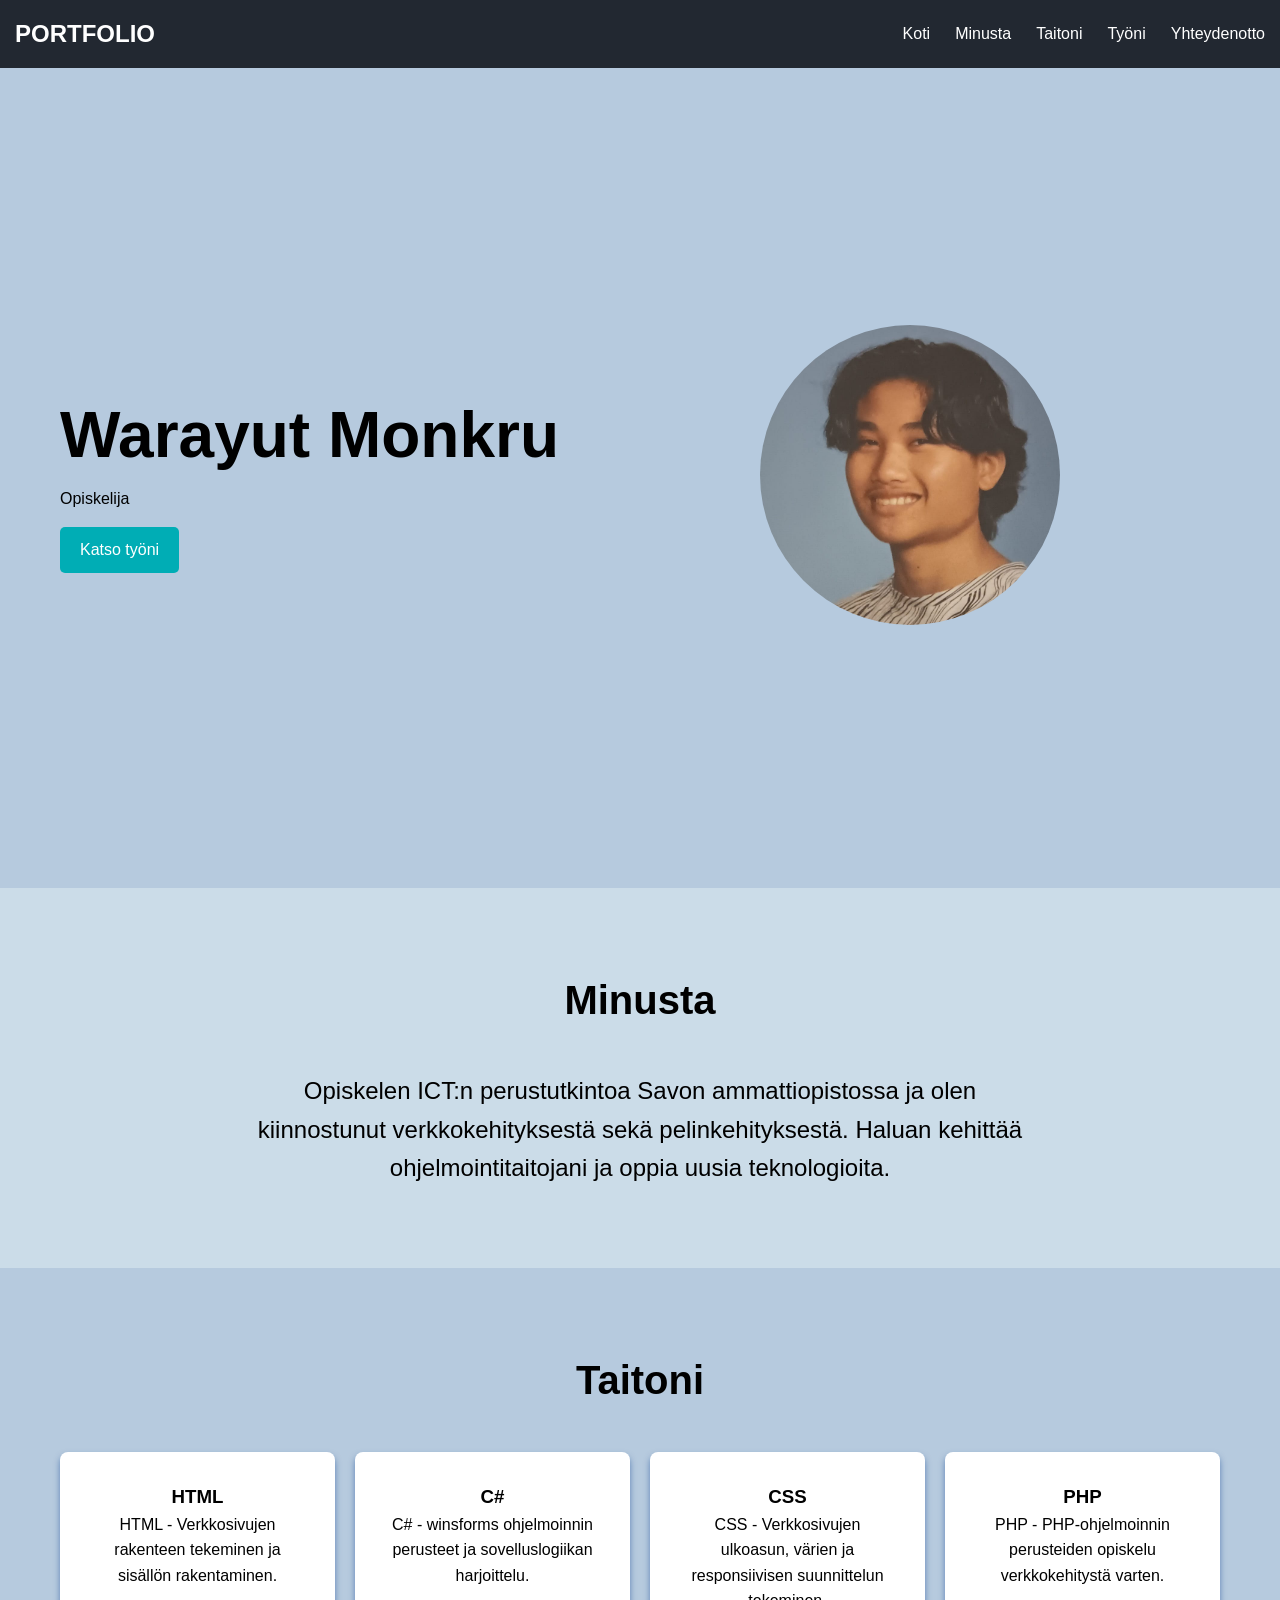
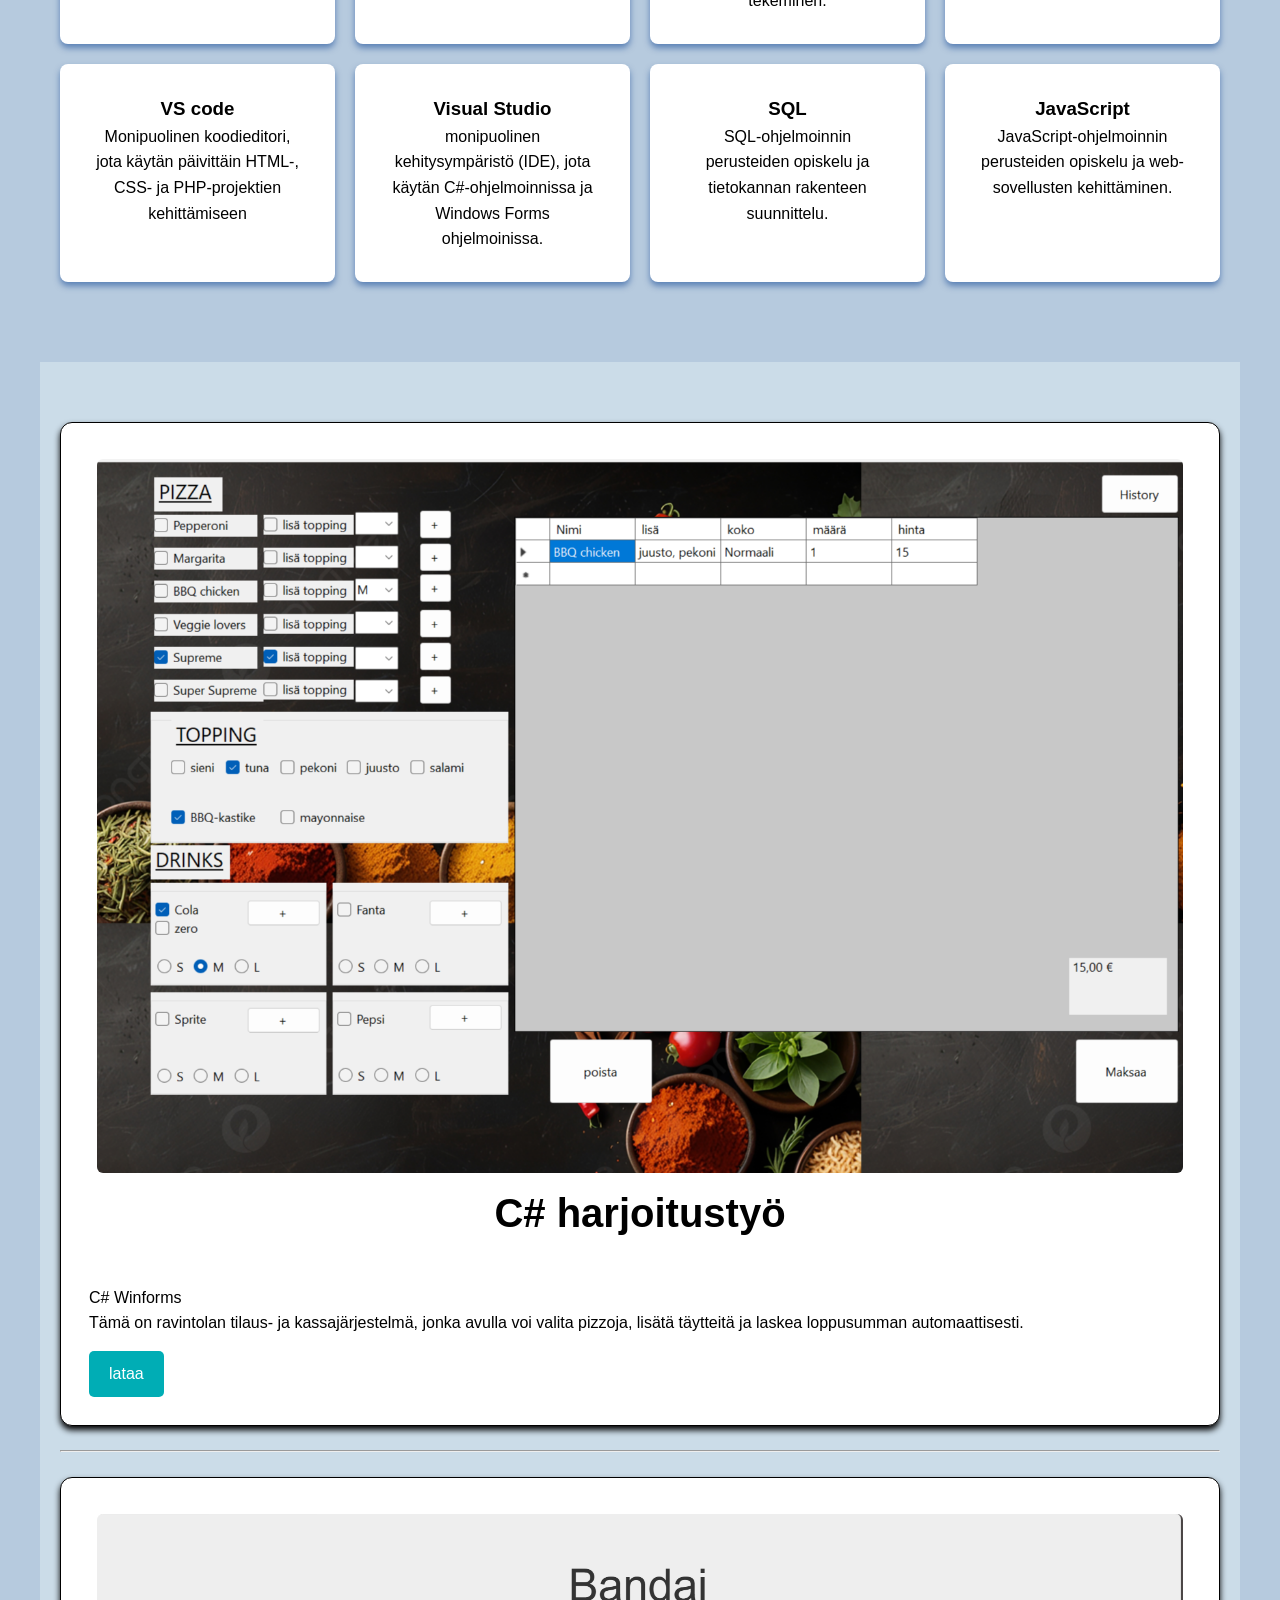
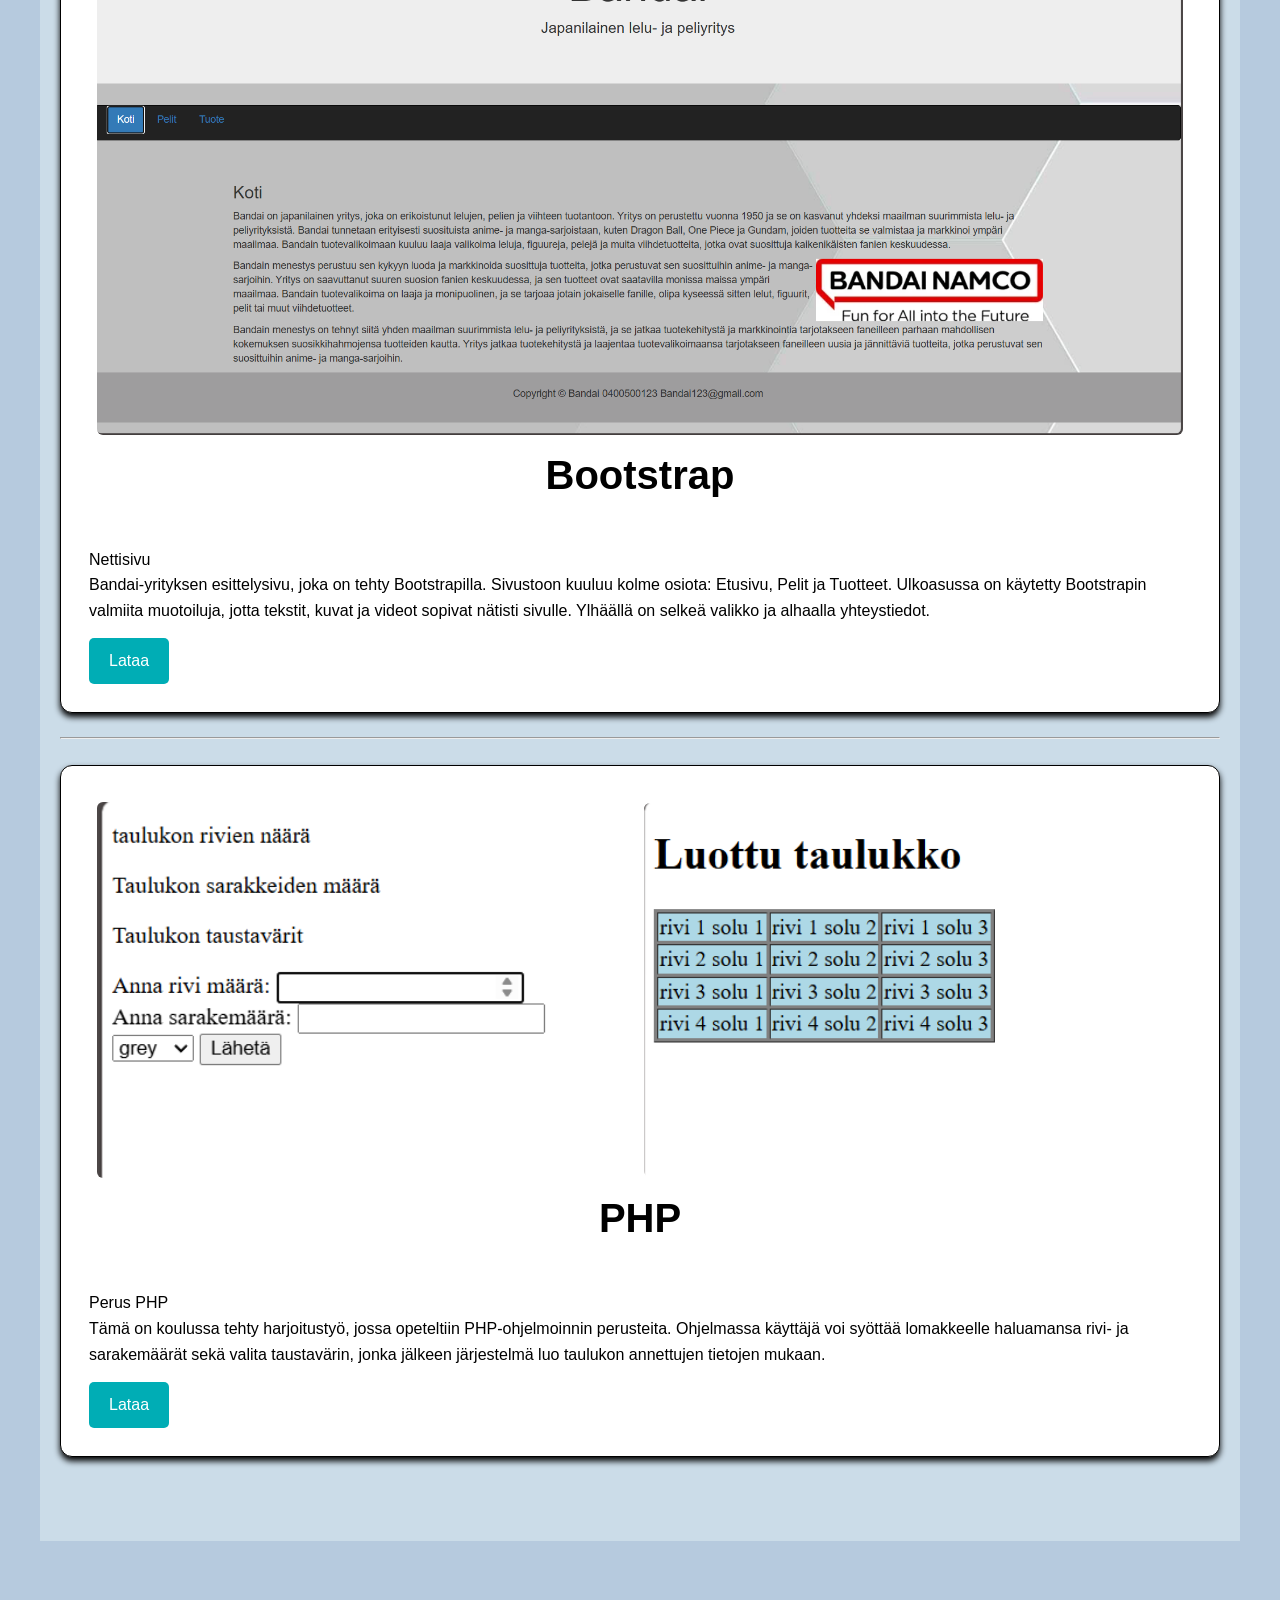
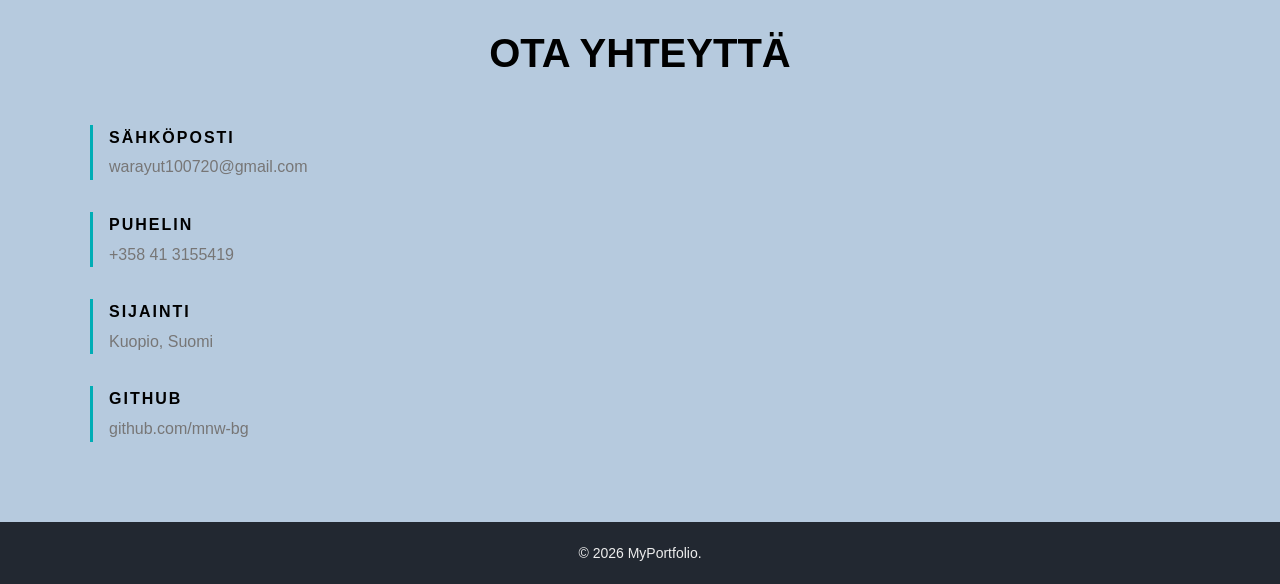
<file: index.html>
<!DOCTYPE html>
<html lang="fi">
<head>
    <meta charset="UTF-8">
    <meta name="viewport" content="width=device-width, initial-scale=1.0">
    <title>Warayut Monkru Portfolio</title>
    <link rel="stylesheet" href="style.css">
    <link rel="icon" href="assets/img/favicon.png" type="image/png">    
</head>
<body>
    <nav class="navbar">
        <div class="Me">
            <a href="#profiili">PORTFOLIO</a>
        </div>
        <ul class="nav-links">
            <li><a href="#profiili">Koti</a></li>
            <li><a href="#about">Minusta</a></li>
            <li><a href="#skills">Taitoni</a></li>
            <li><a href="#tyota">Työni</a></li>
            <li><a href="#YH">Yhteydenotto</a></li>
        </ul>
    </nav>
    <section id="profiili" class="profiili_section">
            <div class="profiili-content">
                <h1>Warayut Monkru</h1>
                <p>Opiskelija</p>
                <a href="#tyota" class="btn">Katso työni</a>
            </div>
            <div class="profiili-img">
  
                <img src="assets/img/profiili.jpeg" alt="profiili kuva">
            </div>
    </section>
    <section id="about" class="about_section">
            <h2>Minusta</h2>
            <div class="about-container">
                <p>
                    Opiskelen ICT:n perustutkintoa Savon ammattiopistossa
                    ja olen kiinnostunut verkkokehityksestä sekä pelinkehityksestä. 
                    Haluan kehittää ohjelmointitaitojani ja oppia uusia teknologioita.
                </p>
            </div>
    </section>
    <section id="skills" class="skills_section">
            <h2>Taitoni</h2>
            <div class="skills">

                <div class="taito">
                    <h3>HTML</h3>
                    <p>HTML - Verkkosivujen rakenteen tekeminen ja sisällön rakentaminen.</p>
                </div>

                <div class="taito">
                    <h3>C#</h3>
                    <p>
                        C# - winsforms ohjelmoinnin perusteet ja sovelluslogiikan harjoittelu.
                    </p>
                </div>

                <div class="taito">
                    <h3>CSS</h3>
                    <p>CSS - Verkkosivujen ulkoasun, 
                        värien ja responsiivisen suunnittelun 
                        tekeminen.
                    </p>
                </div>

                <div class="taito">
                    <h3>PHP</h3>
                    <p>PHP - PHP-ohjelmoinnin perusteiden opiskelu verkkokehitystä varten.
                    </p>
                </div>
                <div class="taito">
                    <h3>VS code</h3>
                    <p>
                        Monipuolinen koodieditori, jota käytän päivittäin HTML-,
                         CSS- ja PHP-projektien kehittämiseen
                    </p>
                </div>

                <div class="taito">
                    <h3>Visual Studio</h3>
                    <p>
                        monipuolinen kehitysympäristö (IDE), 
                        jota käytän C#-ohjelmoinnissa 
                        ja Windows Forms ohjelmoinissa.
                    </p>
                </div>

                <div class="taito">
                    <h3>SQL</h3>
                    <p>
                        SQL-ohjelmoinnin perusteiden 
                        opiskelu ja tietokannan rakenteen suunnittelu.
                    </p>
                </div>

                <div class="taito">
                    <h3>JavaScript</h3>
                    <p>
                        JavaScript-ohjelmoinnin perusteiden 
                        opiskelu ja web-sovellusten kehittäminen.
                    </p>
                </div>
            </div>
    </section>
    <section class="tyo-section" id="tyota">
        
            <div class="slide">
                <div class="tyo-kuva">
                    <img src="assets/img/pizza.png" alt="pizza-projecti">
                </div>

                <div class="tyo-tiedot">
                    <h2>C# harjoitustyö</h2>
                    <p>C# Winforms</p>
                    <p>
                        Tämä on ravintolan tilaus- ja kassajärjestelmä, jonka avulla voi valita pizzoja, 
                        lisätä täytteitä ja laskea loppusumman automaattisesti.                         
                    </p>
                    <a href="lataus/työt/ProjeckPizza.zip" class="btn">lataa</a>
                </div>
            </div>
            <hr><br>
            <div class="slide">

                <div class="tyo-kuva">
                    <img src="assets/img/html1.png" alt="html työkuva">
                    <img src="assets/img/html2.png" alt="html työkuva">
                    <img src="assets/img/html3.png" alt="html työkuva">
                </div>

                <div class="tyo-tiedot">
                    <h2>Bootstrap</h2>
                    <p>Nettisivu</p>
                    <p>
                        Bandai-yrityksen esittelysivu, joka on tehty Bootstrapilla. 
                        Sivustoon kuuluu kolme osiota: Etusivu, Pelit ja Tuotteet. 
                        Ulkoasussa on käytetty Bootstrapin valmiita muotoiluja, 
                        jotta tekstit, kuvat ja videot sopivat nätisti sivulle. 
                        Ylhäällä on selkeä valikko ja alhaalla yhteystiedot.
                        
                        
                    </p>
                        <a href="lataus/työt/Boostrap.zip" class="btn">Lataa</a>
                </div>
            </div>
            <hr><br>
            <div class="slide">
                <div class="tyo-kuva">
                    <img src="assets/img/PHP1.png" alt="PHP työkuva">
                    <img src="assets/img/PHP2.png" alt="PHP työkuva">
                </div>
                
                <div class="tyo-tiedot">
                    <h2>PHP</h2>
                    <p>Perus PHP</p>
                    <p>
                    Tämä on koulussa tehty harjoitustyö, jossa opeteltiin PHP-ohjelmoinnin perusteita. 
                    Ohjelmassa käyttäjä voi syöttää lomakkeelle haluamansa rivi- ja sarakemäärät sekä valita taustavärin, 
                    jonka jälkeen järjestelmä luo taulukon annettujen tietojen mukaan.
                    
                    </p>
                    <a href="lataus/työt/taulukkoohjelmallisesti.zip" class="btn">Lataa</a>
                    
                </div>
            </div>
    </section>

    <section id="YH" class="yh-section">
    <h2>OTA YHTEYTTÄ</h2>
    <div class="yh-container">
        <div class="yh-tiedot">
            <div class="yh-rivi">
                <span class="yh-label">SÄHKÖPOSTI</span>
                <a href="mailto:warayut100720@gmail.com">warayut100720@gmail.com</a>
            </div>
            <div class="yh-rivi">
                <span class="yh-label">PUHELIN</span>
                <a href="tel:+358413155419">+358 41 3155419</a>
            </div>
            <div class="yh-rivi">
                <span class="yh-label">SIJAINTI</span>
                <a>Kuopio, Suomi</a>
            </div>
            <div class="yh-rivi">
                <span class="yh-label">GITHUB</span>
                <a href="https://github.com/mnw-bg" target="_blank">github.com/mnw-bg</a>
            </div>
        </div>
    </div>
</section>

    <footer class="footer">
        <p>&copy; 2026 MyPortfolio.</p>
    </footer>

</body>
</html>
</file>
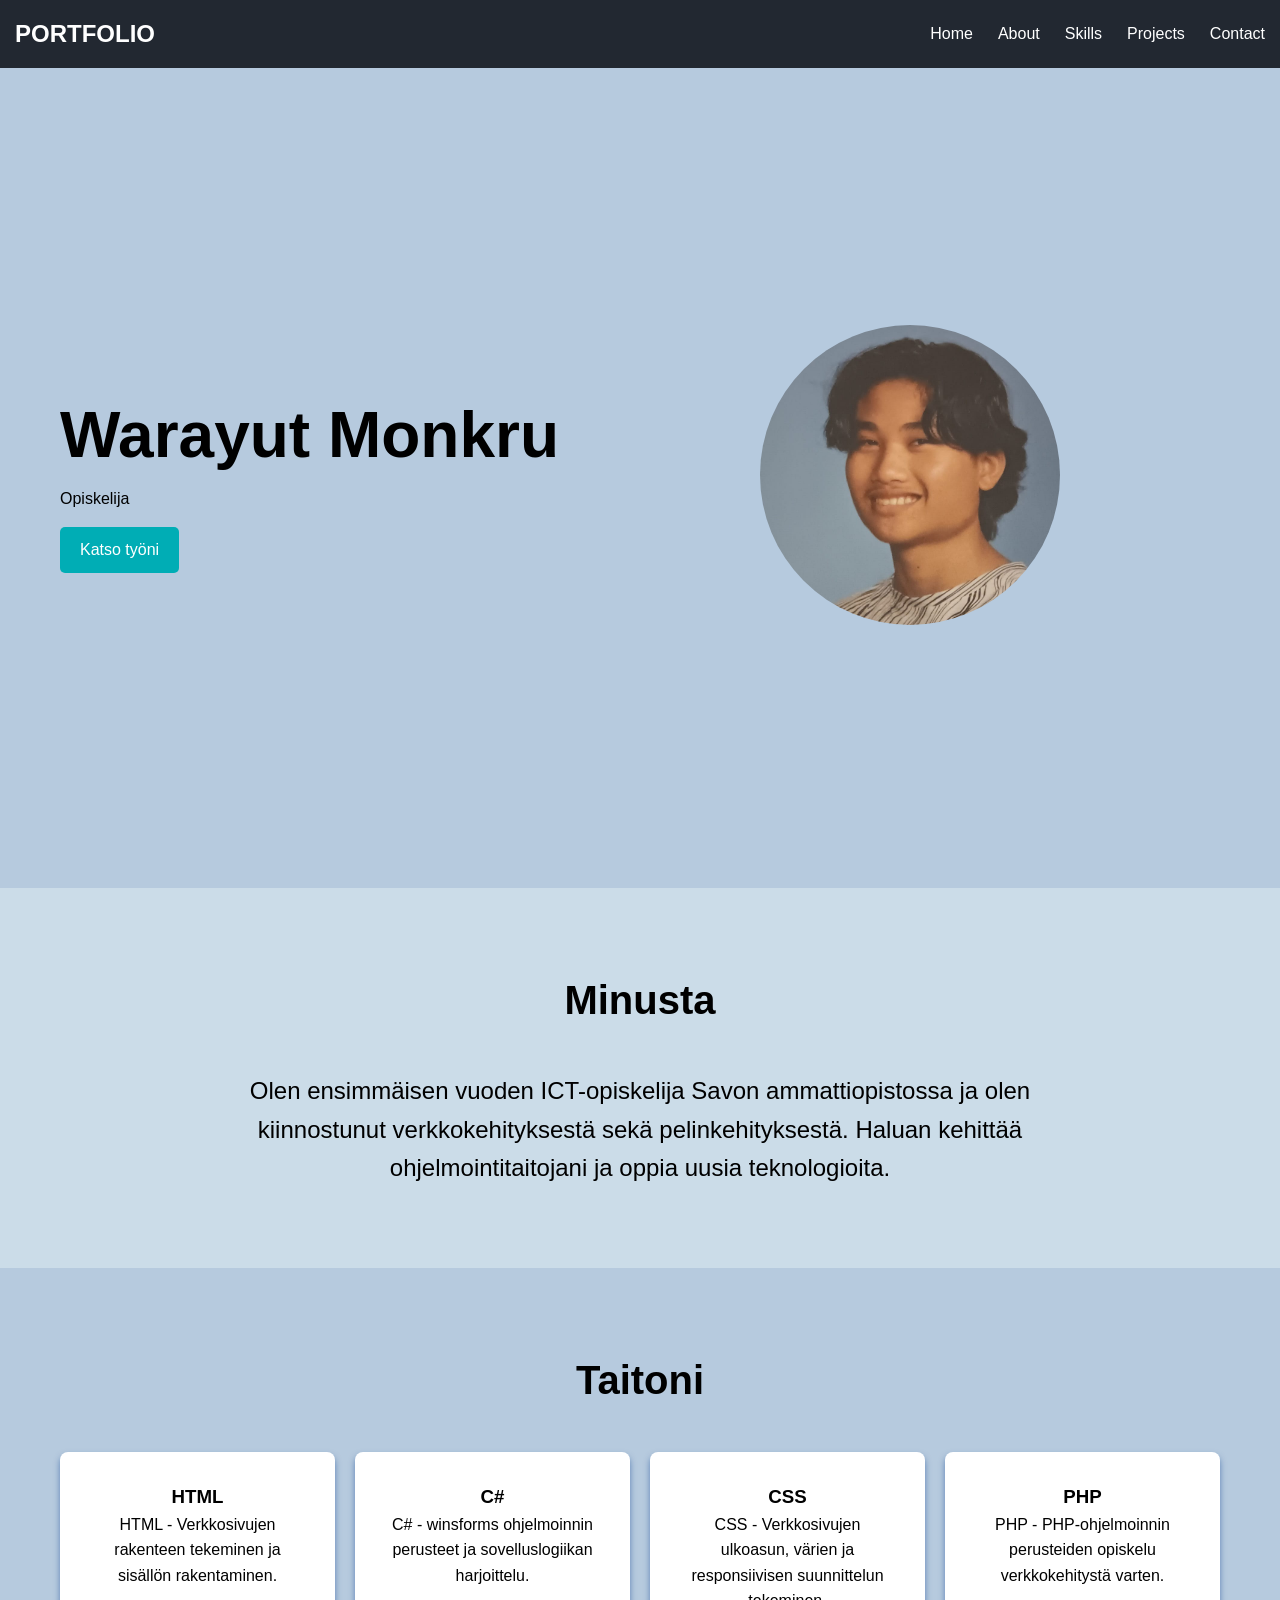
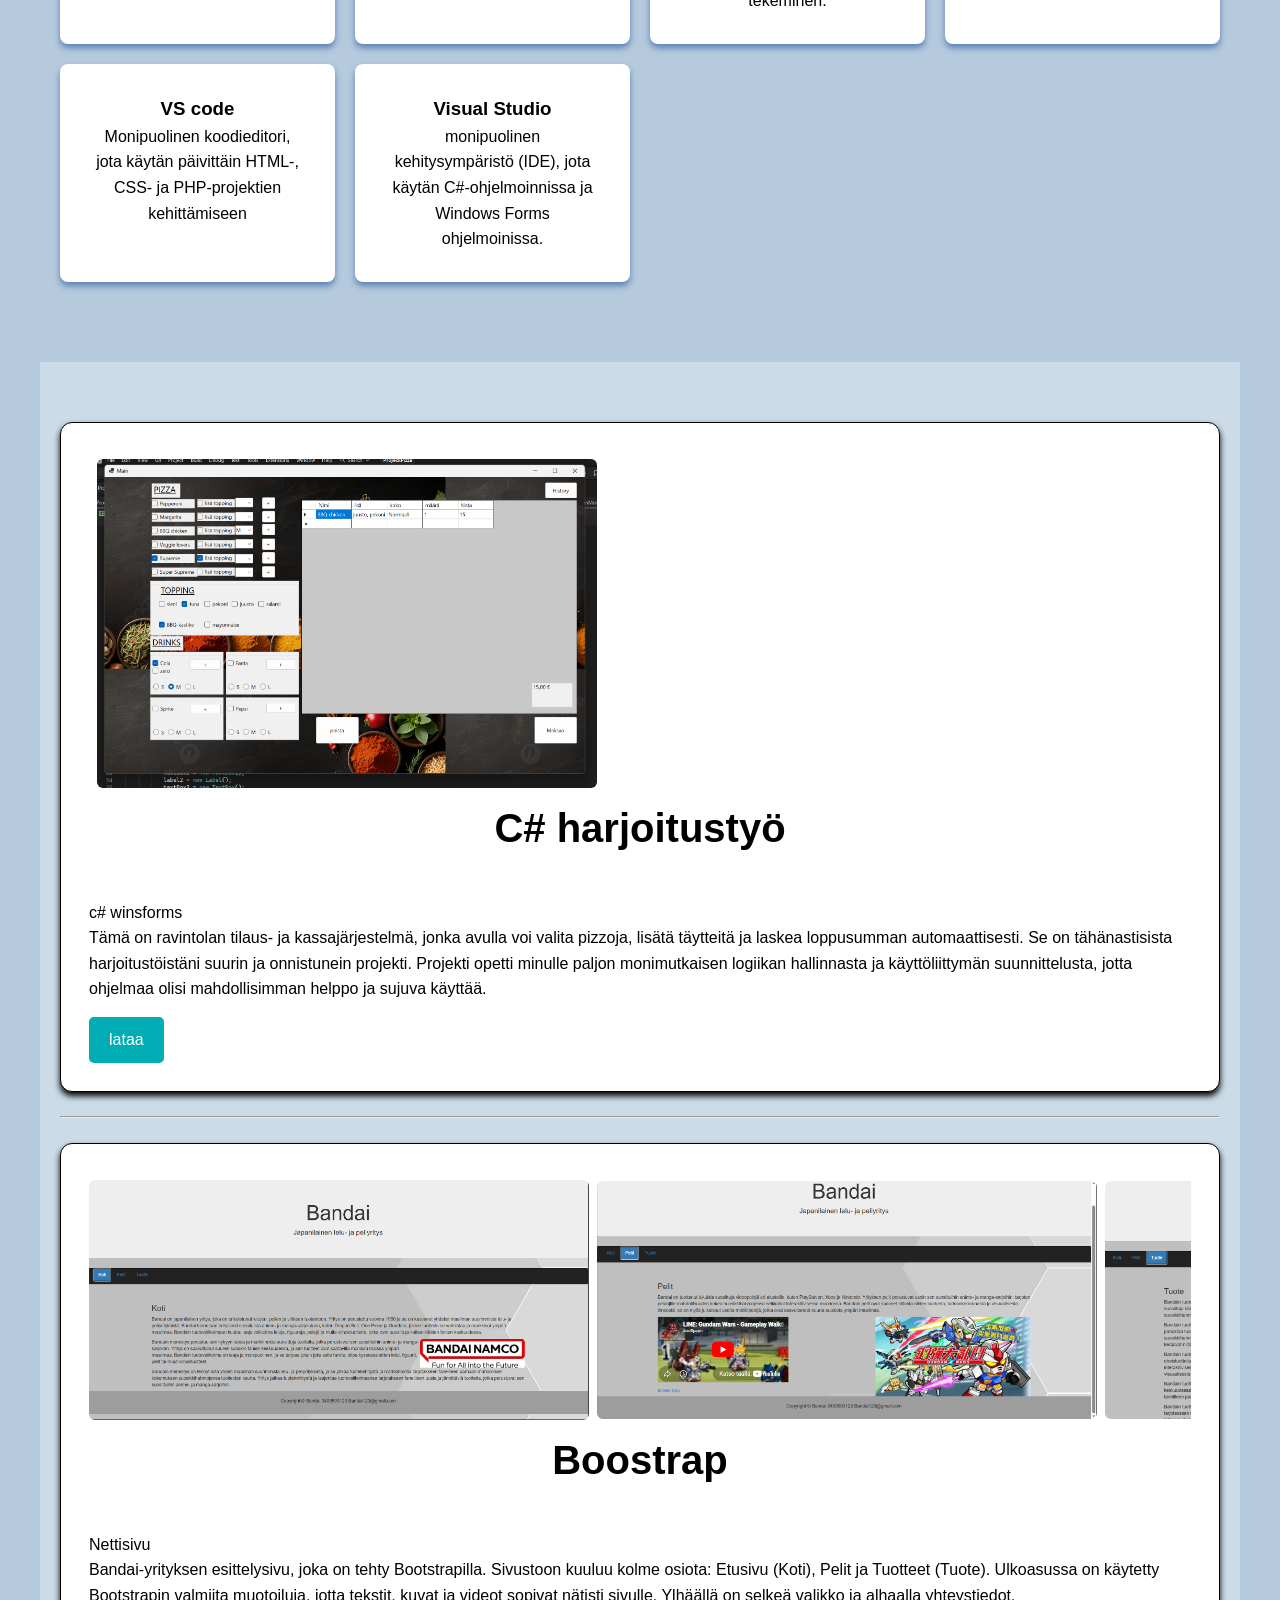
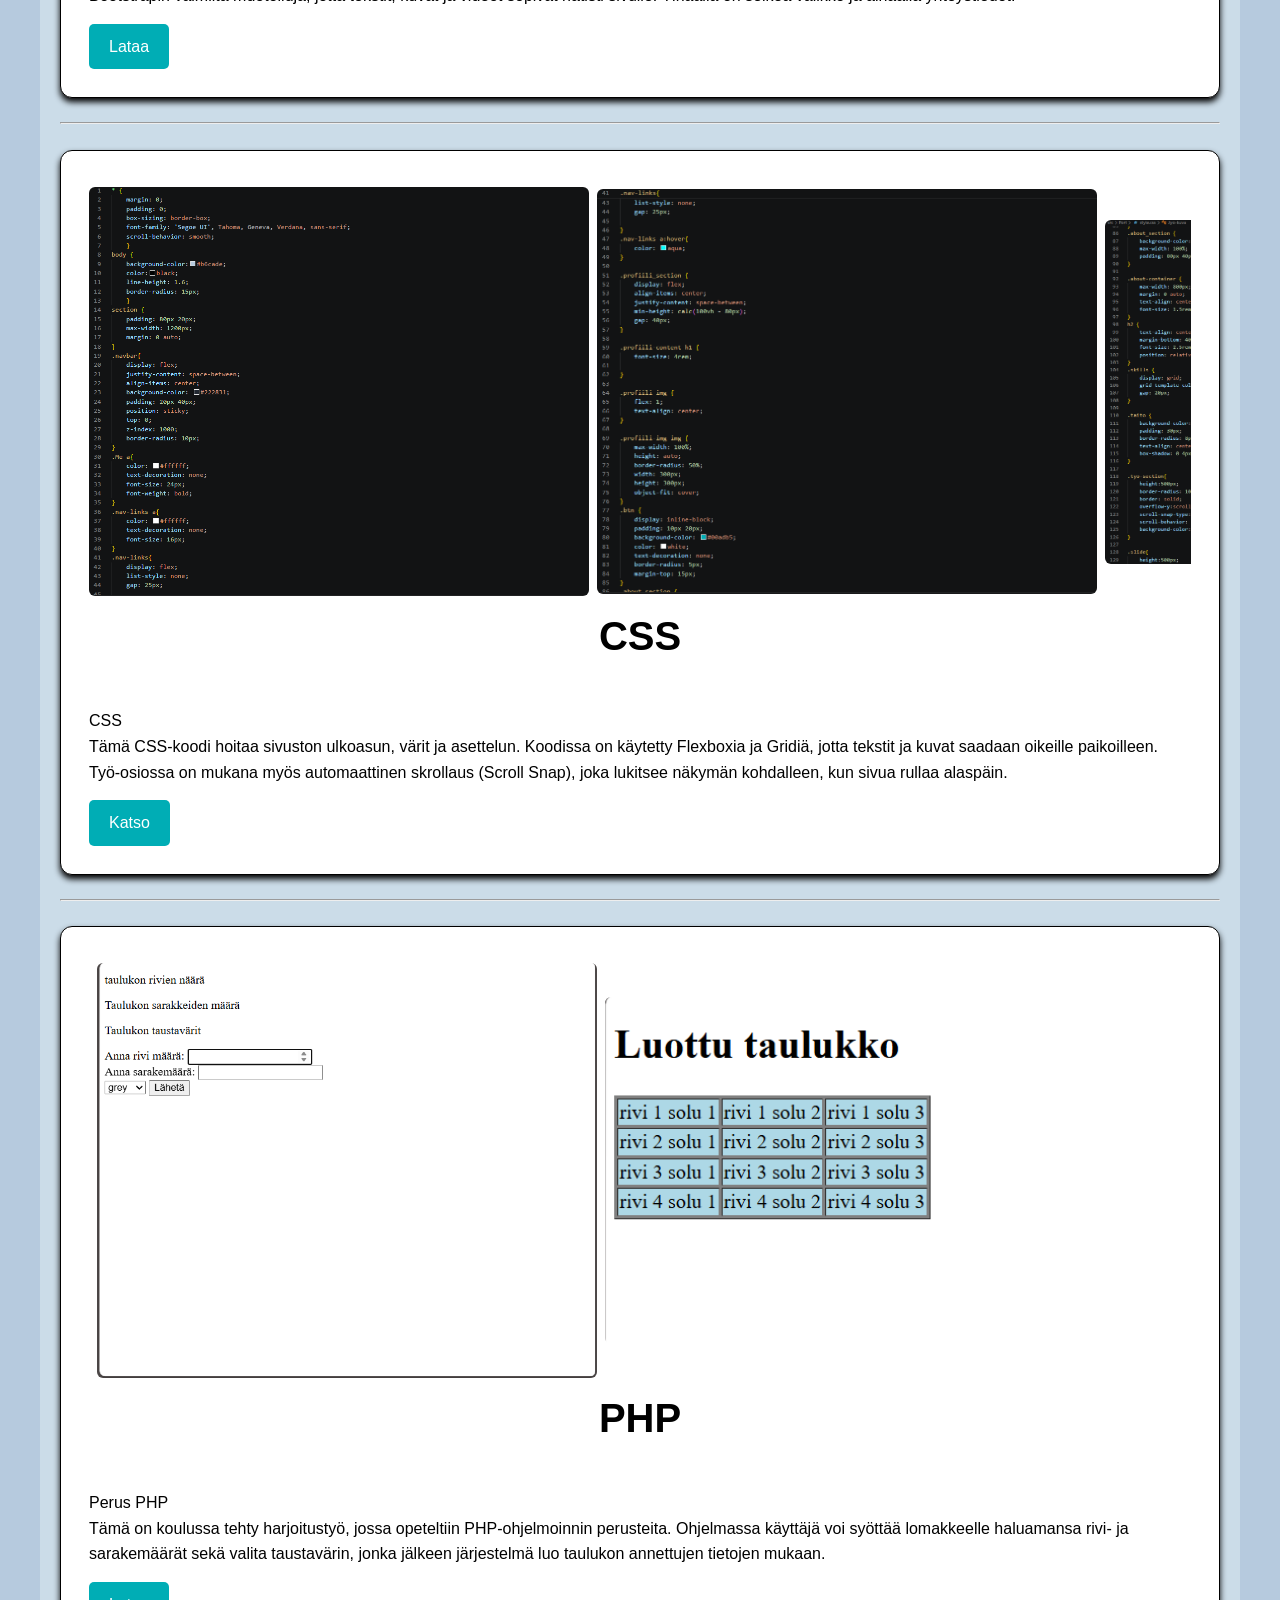
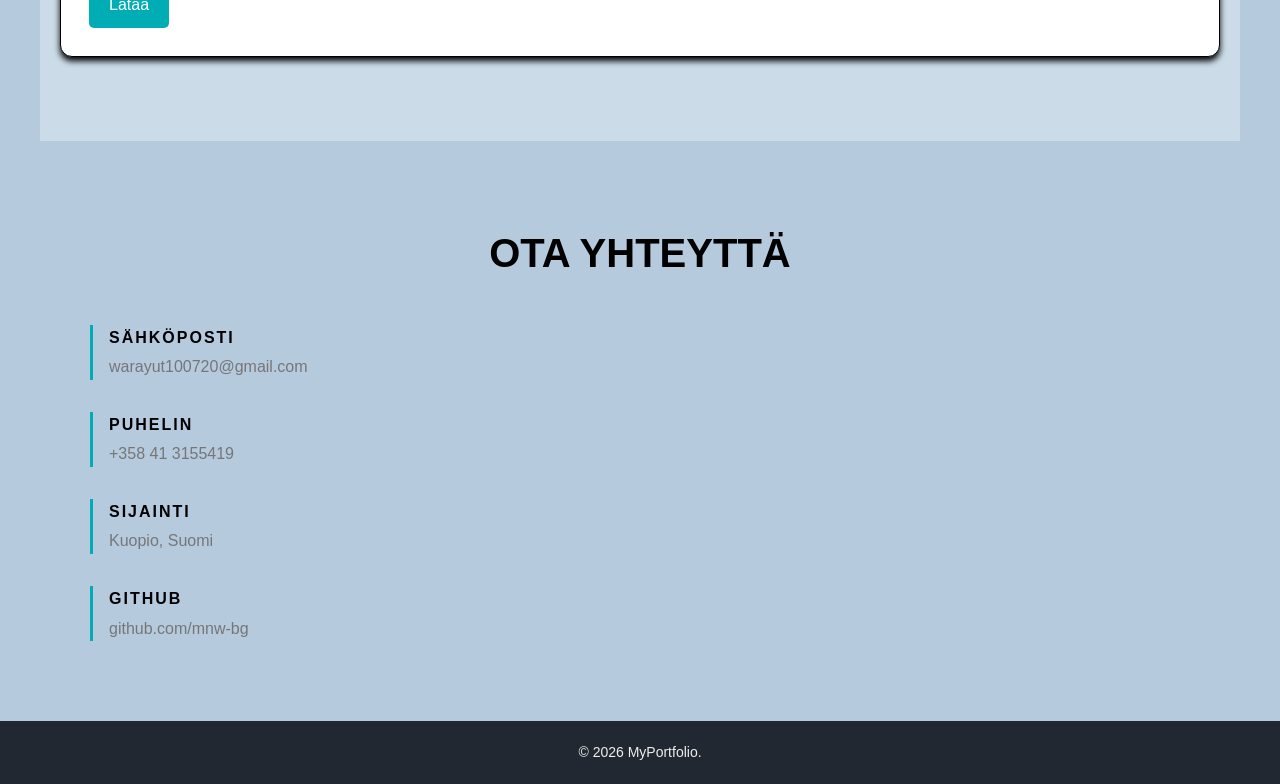
<file: Port/index.html>
<!DOCTYPE html>
<html lang="fi">
<head>
    <meta charset="UTF-8">
    <meta name="viewport" content="width=device-width, initial-scale=1.0">
    <title>My Portfolio</title>
    <link rel="stylesheet" href="style.css">
</head>
<body>
    <nav class="navbar">
        <div class="Me">
            <a href="#profiili">PORTFOLIO</a>
        </div>
        <ul class="nav-links">
            <li><a href="#profiili">Home</a></li>
            <li><a href="#about">About</a></li>
            <li><a href="#skills">Skills</a></li>
            <li><a href="#tyota">Projects</a></li>
            <li><a href="#YH">Contact</a></li>
        </ul>
    </nav>
    <section id="profiili" class="profiili_section">
            <div class="profiili-content">
                <h1>Warayut Monkru</h1>
                <p>Opiskelija</p>
                <a href="#tyota" class="btn">Katso työni</a>
            </div>
            <div class="profiili-img">
  
                <img src="../Port/assets/img/profiili.jpeg" alt="profiili kuva">
            </div>
    </section>
    <section id="about" class="about_section">
            <h2>Minusta</h2>
            <div class="about-container">
                <p>
                    Olen ensimmäisen vuoden ICT-opiskelija Savon ammattiopistossa
                    ja olen kiinnostunut verkkokehityksestä sekä pelinkehityksestä. 
                    Haluan kehittää ohjelmointitaitojani ja oppia uusia teknologioita.
                </p>
            </div>
    </section>
    <section id="skills" class="skills_section">
            <h2>Taitoni</h2>
            <div class="skills">

                <div class="taito">
                    <h3>HTML</h3>
                    <p>HTML - Verkkosivujen rakenteen tekeminen ja sisällön rakentaminen.</p>
                </div>

                <div class="taito">
                    <h3>C#</h3>
                    <p>
                        C# - winsforms ohjelmoinnin perusteet ja sovelluslogiikan harjoittelu.
                    </p>
                </div>

                <div class="taito">
                    <h3>CSS</h3>
                    <p>CSS - Verkkosivujen ulkoasun, 
                        värien ja responsiivisen suunnittelun 
                        tekeminen.
                    </p>
                </div>

                <div class="taito">
                    <h3>PHP</h3>
                    <p>PHP - PHP-ohjelmoinnin perusteiden opiskelu verkkokehitystä varten.
                    </p>
                </div>
                <div class="taito">
                    <h3>VS code</h3>
                    <p>
                        Monipuolinen koodieditori, jota käytän päivittäin HTML-,
                         CSS- ja PHP-projektien kehittämiseen
                    </p>
                </div>

                <div class="taito">
                    <h3>Visual Studio</h3>
                    <p>
                        monipuolinen kehitysympäristö (IDE), 
                        jota käytän C#-ohjelmoinnissa 
                        ja Windows Forms ohjelmoinissa.
                    </p>
                </div>
            </div>
    </section>
    <section class="tyo-section" id="tyota">
        
            <div class="slide">
                <div class="tyo-kuva">
                    <img src="../Port/assets/img/pizza.png" alt="pizza-projecti">
                </div>

                <div class="tyo-tiedot">
                    <h2>C# harjoitustyö</h2>
                    <p>c# winsforms</p>
                    <p>
                        Tämä on ravintolan tilaus- ja kassajärjestelmä, jonka avulla voi valita pizzoja, 
                        lisätä täytteitä ja laskea loppusumman automaattisesti. 
                        Se on tähänastisista harjoitustöistäni suurin ja onnistunein projekti.
                        Projekti opetti minulle paljon monimutkaisen logiikan hallinnasta ja käyttöliittymän suunnittelusta, 
                        jotta ohjelmaa olisi mahdollisimman helppo ja sujuva käyttää.
                        
                    </p>
                    <a href="../Port/lataus/työt/ProjeckPizza.zip" class="btn">lataa</a>
                </div>
            </div>
            <hr><br>
            <div class="slide">

                <div class="tyo-kuva">
                    <img src="../Port/assets/img/html1.png" alt="html työkuva">
                    <img src="../Port/assets/img/html2.png" alt="html työkuva">
                    <img src="../Port/assets/img/html3.png" alt="html työkuva">
                </div>

                <div class="tyo-tiedot">
                    <h2>Boostrap</h2>
                    <p>Nettisivu</p>
                    <p>
                        Bandai-yrityksen esittelysivu, joka on tehty Bootstrapilla. 
                        Sivustoon kuuluu kolme osiota: Etusivu (Koti), Pelit ja Tuotteet (Tuote). 
                        Ulkoasussa on käytetty Bootstrapin valmiita muotoiluja, 
                        jotta tekstit, kuvat ja videot sopivat nätisti sivulle. 
                        Ylhäällä on selkeä valikko ja alhaalla yhteystiedot.
                        
                        
                    </p>
                        <a href="../Port/lataus/työt/Boostrap.zip" class="btn">Lataa</a>
                </div>
            </div>
            <hr><br>
            <div class="slide">
                <div class="tyo-kuva">
                    <img src="../Port/assets/img/CSS1.png" alt="css työkuva">
                    <img src="../Port/assets/img/CSS2.png" alt="css työkuva">
                    <img src="../Port/assets/img/CSS3.png" alt="css työkuva">
                    <img src="../Port/assets/img/CSS4.png" alt="css työkuva">
                </div>

                <div class="tyo-tiedot">
                    <h2>CSS</h2>
                    <p>CSS</p>
                    <p>
                        Tämä CSS-koodi hoitaa sivuston ulkoasun, värit ja asettelun. 
                        Koodissa on käytetty Flexboxia ja Gridiä, jotta tekstit ja kuvat saadaan oikeille paikoilleen. 
                        Työ-osiossa on mukana myös automaattinen skrollaus (Scroll Snap), 
                        joka lukitsee näkymän kohdalleen, kun sivua rullaa alaspäin.
                        
                    </p>
                        <a href="style.css" class="btn">Katso</a>
                </div>
            </div>
            <hr><br>
            <div class="slide">
                <div class="tyo-kuva">
                    <img src="../Port/assets/img/PHP1.png" alt="PHP työkuva">
                    <img src="../Port/assets/img/PHP2.png" alt="PHP työkuva">
                </div>
                
                <div class="tyo-tiedot">
                    <h2>PHP</h2>
                    <p>Perus PHP</p>
                    <p>
                    Tämä on koulussa tehty harjoitustyö, jossa opeteltiin PHP-ohjelmoinnin perusteita. 
                    Ohjelmassa käyttäjä voi syöttää lomakkeelle haluamansa rivi- ja sarakemäärät sekä valita taustavärin, 
                    jonka jälkeen järjestelmä luo taulukon annettujen tietojen mukaan.
                    
                    </p>
                    <a href="../Port/lataus/työt/taulukkoohjelmallisesti.zip" class="btn">Lataa</a>
                    
                </div>
            </div>
    </section>

    <!-- <section id="YH" class="yhteystiedot-section">
            <h2>YHTEYSTIEDOT</h2>
            <div class="yhteystiedot-linki">
                <a href="mailto:warayut100720@gmail.com">&#9993;Sähköposti</a>
                <a href="https://github.com/mnw-bg" target="_blank">&#128049;GitHub</a>
                <a href="tel:+358413155419">&#9742;puhelin</a>
                <a href="https://wa.me/358413155419" target="_blank">&#128172;whatsapp</a>
            </div>
    </section> -->

    <section id="YH" class="yh-section">
    <h2>OTA YHTEYTTÄ</h2>
    <div class="yh-container">
        <div class="yh-tiedot">
            <div class="yh-rivi">
                <span class="yh-label">SÄHKÖPOSTI</span>
                <a href="mailto:warayut100720@gmail.com">warayut100720@gmail.com</a>
            </div>
            <div class="yh-rivi">
                <span class="yh-label">PUHELIN</span>
                <a href="tel:+358413155419">+358 41 3155419</a>
            </div>
            <div class="yh-rivi">
                <span class="yh-label">SIJAINTI</span>
                <a href="https://maps.app.goo.gl/dMqadSZ1ECQD4A1L6">Kuopio, Suomi</a>
            </div>
            <div class="yh-rivi">
                <span class="yh-label">GITHUB</span>
                <a href="https://github.com/mnw-bg" target="_blank">github.com/mnw-bg</a>
            </div>
        </div>
    </div>
</section>

    <footer class="footer">
        <p>&copy; 2026 MyPortfolio.</p>
    </footer>

</body>
</html>
</file>
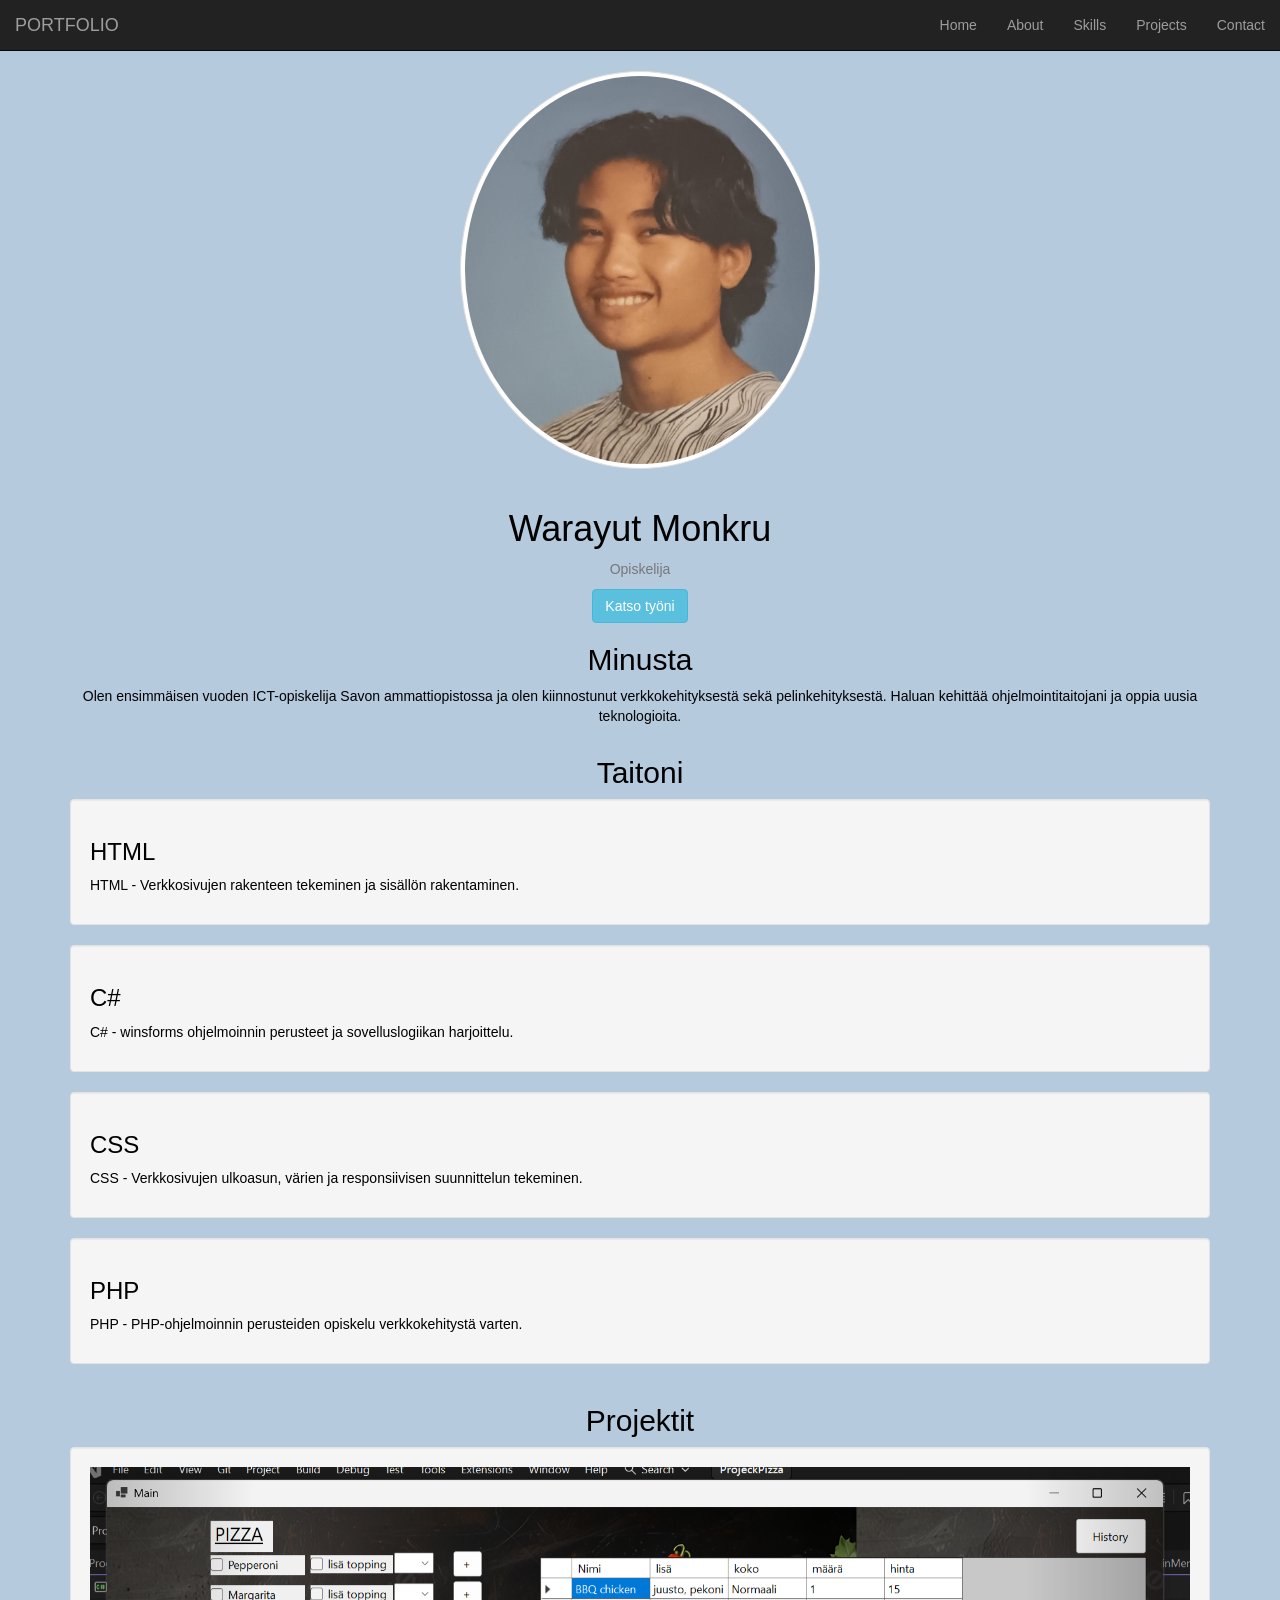
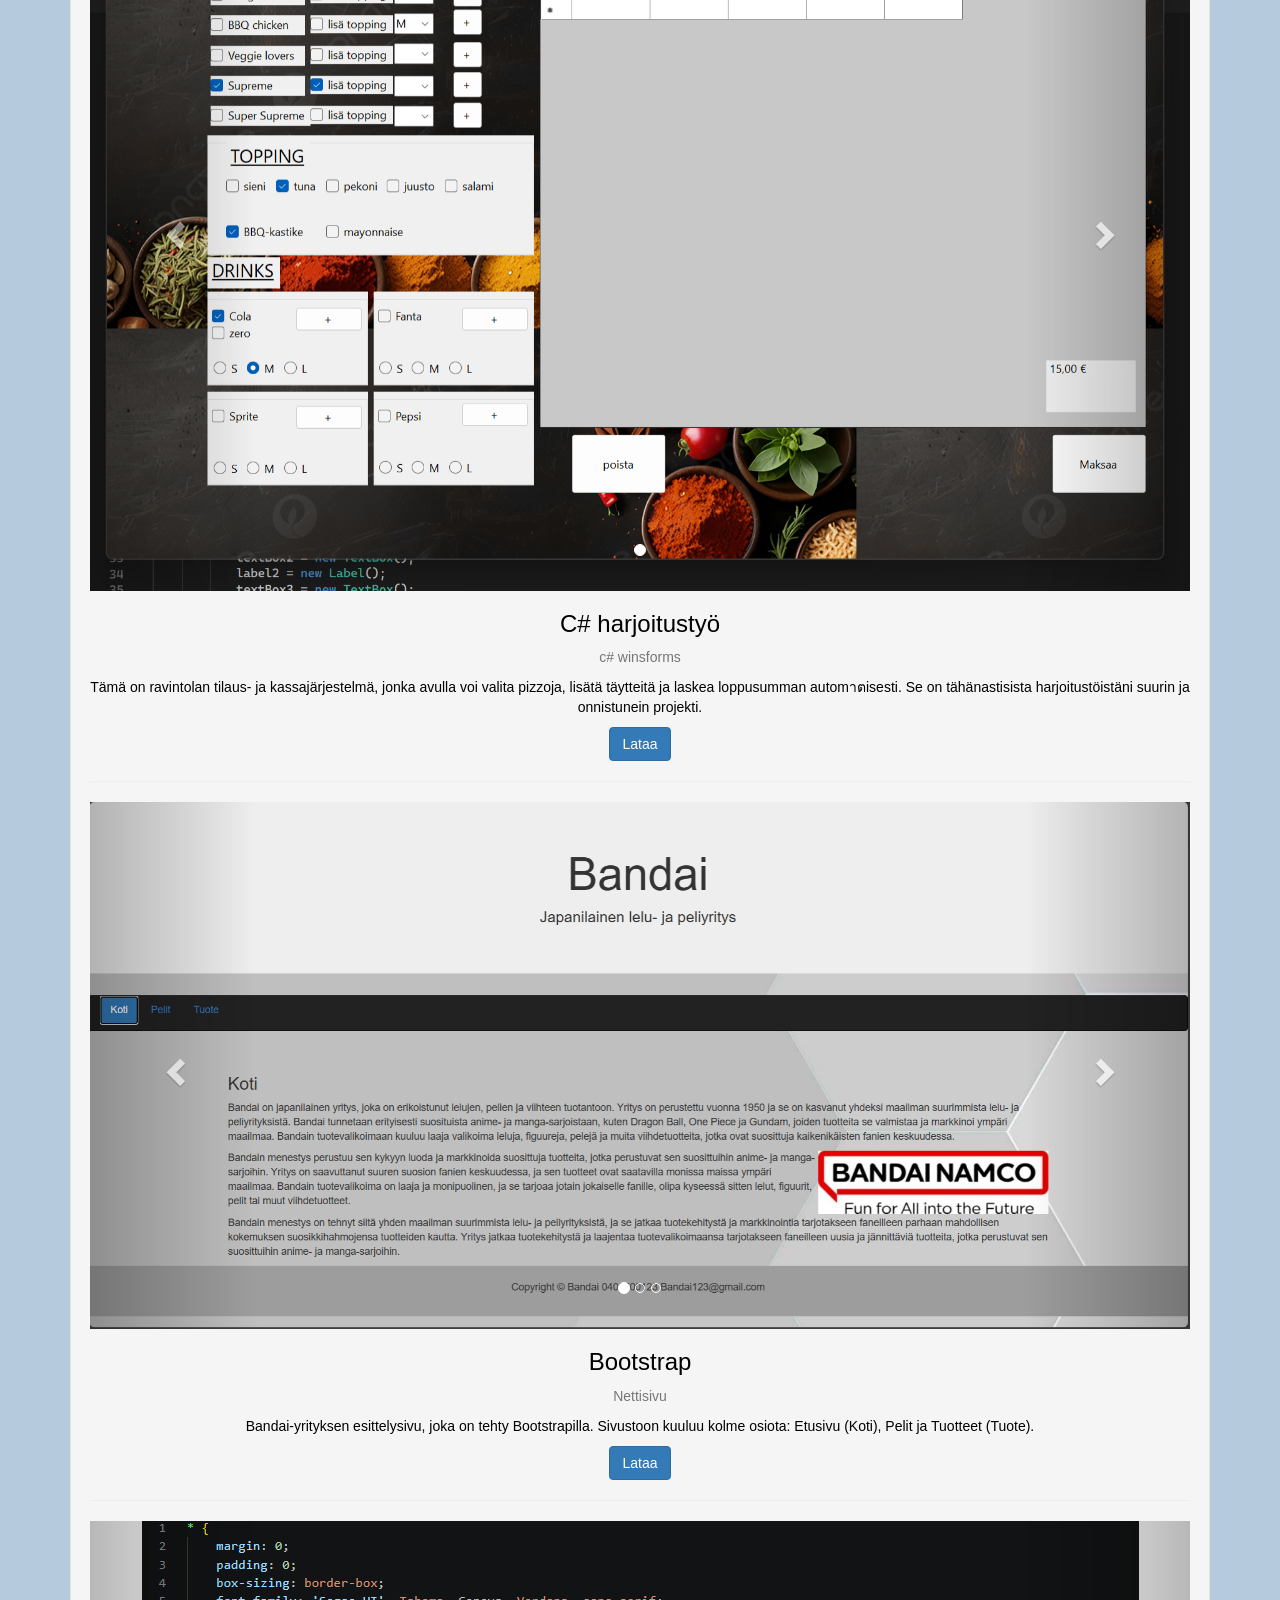
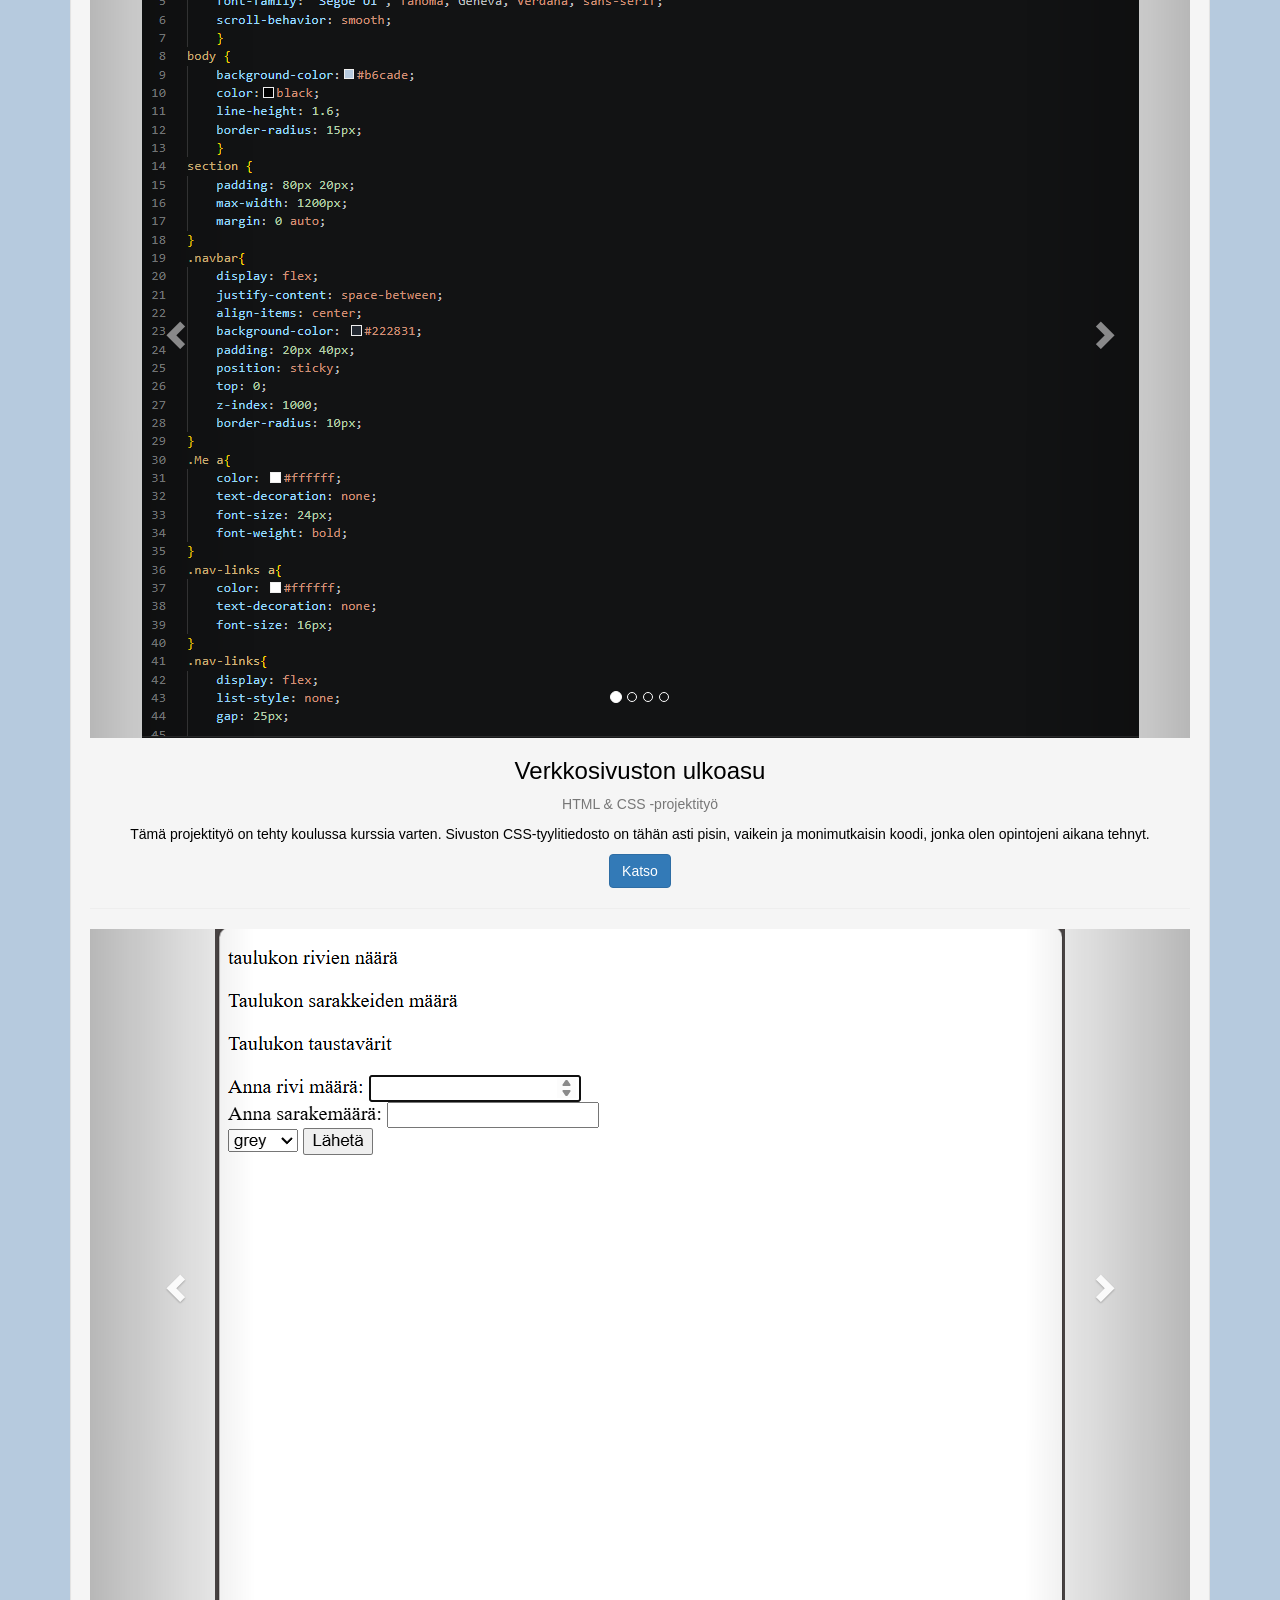
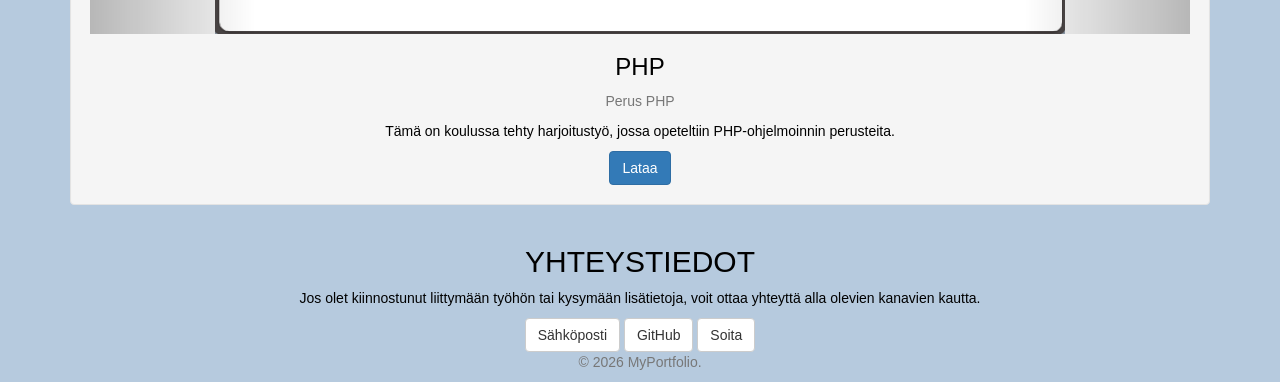
<file: Port/bootstrap.html>
<!DOCTYPE html>
<html lang="fi">
<head>
    <meta charset="UTF-8">
    <title>My Portfolio - Bootstrap 3 Pure Colors</title>
    <meta name="viewport" content="width=device-width, initial-scale=1.0">
    <link rel="stylesheet" href="https://maxcdn.bootstrapcdn.com/bootstrap/3.4.1/css/bootstrap.min.css">
    <script src="https://ajax.googleapis.com/ajax/libs/jquery/3.7.1/jquery.min.js"></script>
    <script src="https://maxcdn.bootstrapcdn.com/bootstrap/3.4.1/js/bootstrap.min.js"></script>
</head>
<body style="background-color: #b6cade; color: black;">

    <nav class="navbar navbar-inverse navbar-static-top">
        <div class="container-fluid">
            <div class="navbar-header">
                <button type="button" class="navbar-toggle" data-toggle="collapse" data-target="#myNavbar">
                    <span class="icon-bar"></span>
                    <span class="icon-bar"></span>
                    <span class="icon-bar"></span>                        
                </button>
                <a class="navbar-brand" href="#profiili">PORTFOLIO</a>
            </div>
            <div class="collapse navbar-collapse" id="myNavbar">
                <ul class="nav navbar-nav navbar-right">
                    <li><a href="#profiili">Home</a></li>
                    <li><a href="#about">About</a></li>
                    <li><a href="#skills">Skills</a></li>
                    <li><a href="#tyota">Projects</a></li>
                    <li><a href="#YH">Contact</a></li>
                </ul>
            </div>
        </div>
    </nav>

    <div id="profiili" class="container text-center">
        <div class="row">
            <div class="col-xs-6 col-xs-offset-3 col-sm-4 col-sm-offset-4">
                <img src="../Port/assets/img/profiili.jpeg" alt="profiili kuva" class="img-circle img-thumbnail img-responsive center-block">
            </div>
        </div>
        <br>
        <h1>Warayut Monkru</h1>
        <p class="text-muted">Opiskelija</p>
        <a href="#tyota" class="btn btn-info">Katso työni</a>
    </div>

    <div id="about" class="container text-center">
        <h2>Minusta</h2>
        <p>
            Olen ensimmäisen vuoden ICT-opiskelija Savon ammattiopistossa
            ja olen kiinnostunut verkkokehityksestä sekä pelinkehityksestä. 
            Haluan kehittää ohjelmointitaitojani ja oppia uusia teknologioita.
        </p>
    </div>

    <div id="skills" class="container">
        <h2 class="text-center">Taitoni</h2>
        
        <div class="well">
            <h3>HTML</h3>
            <p>HTML - Verkkosivujen rakenteen tekeminen ja sisällön rakentaminen.</p>
        </div>
        
        <div class="well">
            <h3>C#</h3>
            <p>C# - winsforms ohjelmoinnin perusteet ja sovelluslogiikan harjoittelu.</p>
        </div>
        
        <div class="well">
            <h3>CSS</h3>
            <p>CSS - Verkkosivujen ulkoasun, värien ja responsiivisen suunnittelun tekeminen.</p>
        </div>
        
        <div class="well">
            <h3>PHP</h3>
            <p>PHP - PHP-ohjelmoinnin perusteiden opiskelu verkkokehitystä varten.</p>
        </div>
    </div>

    <div id="tyota" class="container">
        <h2 class="text-center">Projektit</h2>
        
        <div class="well">
            
            <div class="text-center">
                <div id="carouselPizza" class="carousel slide" data-ride="carousel">
                    <ol class="carousel-indicators">
                        <li data-target="#carouselPizza" data-slide-to="0" class="active"></li>
                    </ol>
                    <div class="carousel-inner">
                        <div class="item active">
                            <img src="../Port/assets/img/pizza.png" alt="pizza-projecti" class="img-responsive center-block">
                        </div>
                    </div>
                    <a class="left carousel-control" href="#carouselPizza" data-slide="prev">
                        <span class="glyphicon glyphicon-chevron-left"></span>
                        <span class="sr-only">Previous</span>
                    </a>
                    <a class="right carousel-control" href="#carouselPizza" data-slide="next">
                        <span class="glyphicon glyphicon-chevron-right"></span>
                        <span class="sr-only">Next</span>
                    </a>
                </div>

                <h3>C# harjoitustyö</h3>
                <p class="text-muted">c# winsforms</p> 
                <p>
                    Tämä on ravintolan tilaus- ja kassajärjestelmä, jonka avulla voi valita pizzoja, 
                    lisätä täytteitä ja laskea loppusumman automาตisesti. 
                    Se on tähänastisista harjoitustöistäni suurin ja onnistunein projekti.
                </p>
                <a href="../Port/lataus/työt/ProjeckPizza.zip" class="btn btn-primary">Lataa</a>
            </div>
            <hr>

            <div class="text-center">
                <div id="carouselBootstrap" class="carousel slide" data-ride="carousel">
                    <ol class="carousel-indicators">
                        <li data-target="#carouselBootstrap" data-slide-to="0" class="active"></li>
                        <li data-target="#carouselBootstrap" data-slide-to="1"></li>
                        <li data-target="#carouselBootstrap" data-slide-to="2"></li>
                    </ol>
                    <div class="carousel-inner">
                        <div class="item active">
                            <img src="../Port/assets/img/html1.png" alt="html1" class="img-responsive center-block">
                        </div>
                        <div class="item">
                            <img src="../Port/assets/img/html2.png" alt="html2" class="img-responsive center-block">
                        </div>
                        <div class="item">
                            <img src="../Port/assets/img/html3.png" alt="html3" class="img-responsive center-block">
                        </div>
                    </div>
                    <a class="left carousel-control" href="#carouselBootstrap" data-slide="prev">
                        <span class="glyphicon glyphicon-chevron-left"></span>
                        <span class="sr-only">Previous</span>
                    </a>
                    <a class="right carousel-control" href="#carouselBootstrap" data-slide="next">
                        <span class="glyphicon glyphicon-chevron-right"></span>
                        <span class="sr-only">Next</span>
                    </a>
                </div>

                <h3>Bootstrap</h3>
                <p class="text-muted">Nettisivu</p>
                <p>
                    Bandai-yrityksen esittelysivu, joka on tehty Bootstrapilla. 
                    Sivustoon kuuluu kolme osiota: Etusivu (Koti), Pelit ja Tuotteet (Tuote).
                </p>
                <a href="../Port/lataus/työt/Boostrap.zip" class="btn btn-primary">Lataa</a>
            </div>
            <hr>

            <div class="text-center">
                <div id="carouselCSS" class="carousel slide" data-ride="carousel">
                    <ol class="carousel-indicators">
                        <li data-target="#carouselCSS" data-slide-to="0" class="active"></li>
                        <li data-target="#carouselCSS" data-slide-to="1"></li>
                        <li data-target="#carouselCSS" data-slide-to="2"></li>
                        <li data-target="#carouselCSS" data-slide-to="3"></li>
                    </ol>
                    <div class="carousel-inner">
                        <div class="item active">
                            <img src="../Port/assets/img/CSS1.png" alt="css1" class="img-responsive center-block">
                        </div>
                        <div class="item">
                            <img src="../Port/assets/img/CSS2.png" alt="css2" class="img-responsive center-block">
                        </div>
                        <div class="item">
                            <img src="../Port/assets/img/CSS3.png" alt="css3" class="img-responsive center-block">
                        </div>
                        <div class="item">
                            <img src="../Port/assets/img/CSS4.png" alt="css4" class="img-responsive center-block">
                        </div>
                    </div>
                    <a class="left carousel-control" href="#carouselCSS" data-slide="prev">
                        <span class="glyphicon glyphicon-chevron-left"></span>
                        <span class="sr-only">Previous</span>
                    </a>
                    <a class="right carousel-control" href="#carouselCSS" data-slide="next">
                        <span class="glyphicon glyphicon-chevron-right"></span>
                        <span class="sr-only">Next</span>
                    </a>
                </div>

                <h3>Verkkosivuston ulkoasu</h3>
                <p class="text-muted">HTML & CSS -projektityö</p>
                <p>
                    Tämä projektityö on tehty koulussa kurssia varten. Sivuston CSS-tyylitiedosto on tähän asti pisin, 
                    vaikein ja monimutkaisin koodi, jonka olen opintojeni aikana tehnyt.
                </p>
                <a href="style.css" class="btn btn-primary">Katso</a>
            </div>
            <hr>

            <div class="text-center">
                <div id="carouselPHP" class="carousel slide" data-ride="carousel">
                    <ol class="carousel-indicators">
                        <li data-target="#carouselPHP" data-slide-to="0" class="active"></li>
                        <li data-target="#carouselPHP" data-slide-to="1"></li>
                    </ol>
                    <div class="carousel-inner">
                        <div class="item active">
                            <img src="../Port/assets/img/PHP1.png" alt="php1" class="img-responsive center-block">
                        </div>
                        <div class="item">
                            <img src="../Port/assets/img/PHP2.png" alt="php2" class="img-responsive center-block">
                        </div>
                    </div>
                    <a class="left carousel-control" href="#carouselPHP" data-slide="prev">
                        <span class="glyphicon glyphicon-chevron-left"></span>
                        <span class="sr-only">Previous</span>
                    </a>
                    <a class="right carousel-control" href="#carouselPHP" data-slide="next">
                        <span class="glyphicon glyphicon-chevron-right"></span>
                        <span class="sr-only">Next</span>
                    </a>
                </div>

                <h3>PHP</h3>
                <p class="text-muted">Perus PHP</p>
                <p>
                    Tämä on koulussa tehty harjoitustyö, jossa opeteltiin PHP-ohjelmoinnin perusteita.
                </p>
                <a href="../Port/lataus/työt/taulukkoohjelmallisesti.zip" class="btn btn-primary">Lataa</a>
            </div>

        </div>
    </div>

    <div id="YH" class="container text-center">
        <h2>YHTEYSTIEDOT</h2>
        <p>Jos olet kiinnostunut liittymään työhön tai kysymään lisätietoja, voit ottaa yhteyttä alla olevien kanavien kautta.</p>
        <div>
            <a href="mailto:warayut100720@gmail.com" class="btn btn-default"><i class="fa-solid fa-envelope"></i> Sähköposti</a>
            <a href="https://github.com/mnw-bg" class="btn btn-default"><i class="fa-brands fa-github"></i> GitHub</a>
            <a href="tel:+358 41 315 5419" class="btn btn-default"><i class="fa-solid fa-phone"></i> Soita</a>
        </div>
    </div>

    <footer class="text-center">
        <p class="text-muted">&copy; 2026 MyPortfolio.</p>
    </footer>

</body>
</html>
</file>
<file: style.css>
* {
    margin: 0;
    padding: 0;
    box-sizing: border-box;
    font-family: 'Segoe UI', Tahoma, Geneva, Verdana, sans-serif;
    scroll-behavior: smooth;
    }
body {
    background-color:#b6cade;
    color:black;
    line-height: 1.6;
    border-radius: 15px;
    }
section {
    padding: 80px 20px;
    max-width: 1200px;
    margin: 0 auto; 
}
.navbar{
    display: flex;
    align-items: center;
    justify-content: space-between;
    flex-direction: row;
    background-color: #222831;
    padding: 15px;
    position: sticky;
    top: 0;
    z-index: 1000;
    gap: 15px;
}

    

.Me a{
    color: #ffffff;
    text-decoration: none;
    font-size: 24px;
    font-weight: bold;
}
.nav-links a{
    color: #ffffff;
    text-decoration: none;
    font-size: 16px;
} 
.nav-links{ 
    display: flex;
    list-style: none;
    gap: 25px;
    
}
.nav-links a:hover{
    color: aqua;
}
/*---------------------------------------------------------------------------*/
.profiili_section {
    display: flex;
    align-items: center;
    justify-content: space-between;
    min-height: calc(100vh - 80px);
    padding: 100px 20px;
    gap: 40px;
}

.profiili-content h1 {
    font-size: 4rem;
    animation: fadeIn 1s ease-in;
    
}
@keyframes fadeIn{
    from { opacity: 0; transform: translateY(20px);}
    to { opacity: 1; transform: translateY(0);}
}
.profiili-img {
    flex: 1;
    text-align: center;
}

.profiili-img img {
    max-width: 100%;
    height: auto;
    border-radius: 50%;
    width: 300px;
    height: 300px;
    object-fit: cover;
}
.btn {
    display: inline-block;
    padding: 10px 20px;
    background-color: #00adb5;
    color: white;
    text-decoration: none;
    border-radius: 5px;
    margin-top: 15px;
}
.btn:hover{
    transform: translateY(-1px);
    box-shadow: 0 10px 20px rgba(0, 0, 0, 0.2);
}

/*---------------------------------------------------------------------------*/
.about_section {
    background-color: #cbdce8;
    max-width: 100%;
    padding: 80px 40px;
}

.about-container {
    max-width: 800px;
    margin: 0 auto;
    text-align: center;
    font-size: 1.5rem;
}
/*---------------------------------------------------------------------------*/
h2 {
    text-align: center;
    margin-bottom: 40px;
    font-size: 2.5rem;
    position: relative;
}
.skills {
    display: grid;
    grid-template-columns: repeat(auto-fit, minmax(250px, 1fr));
    gap: 20px;
}

.taito {
    background-color: white;
    padding: 30px;
    border-radius: 8px;
    text-align: center;
    box-shadow:  0 4px 6px rgba(0, 57, 142, 0.5);
    transition: 0.1s;
}
.taito:hover{
    transform: translateY(-1px);
    box-shadow: 0 15px 25px rgb(0, 57, 142, 0.5);
}

/*---------------------------------------------------------------------------*/
.tyo-section{
    background-color: #cbdce8;
    padding: 60px 20px;
    max-width: auto;
    margin: 0 auto;
}
.slide{
    align-items: center;
    gap: 30px;
    background-color: #ffffff;
    border-radius: 12px;
    border: 0.5px solid black;
    box-shadow: 0 4px 6px;
    padding: 28px;
    margin-bottom: 24px;
}
.tyo-kuva{
    flex: 1.2;
    display:flex;
    gap: 8px;
    overflow-y: auto;
    border-radius: 8px;
    background: #ffffff;
    padding: 8px;
    min-height: 160px;
    align-items: center;

}

.tyo-kuva img{
    width: 100%;
    height: auto;
    object-fit: cover;
    border-radius: 6px;
}

.tyo-tiedot{
    flex: 1;
    text-align: left;
    font-size: 1rem; 
}

/*---------------------------------------------------------------------------*/
.yhteystiedot-section {
    max-width: 100%;
    padding: 80px 40px;
    color: #ffffff;
}

.yh {
    color: #000000;
    text-align: left;
    max-width: 1100px;
    margin: 0 auto 50px auto;
    font-size: 2rem;
    letter-spacing: 2px;
}

.yh-container {
    display: flex;
    gap: 60px;
    max-width: 1100px;
    margin: auto;
    align-items: flex-start;
    display: grid;
    grid-template-columns: repeat(auto-fit, minmax(250px, 1fr));
}

.yh-tiedot {
    flex: 1;
    display: flex;
    flex-direction: column;
    gap: 32px;
}

.yh-rivi {
    border-left: 3px solid #00adb5;
    padding-left: 16px;
    display: flex;
    flex-direction: column;
    gap: 4px;
}

.yh-label {
    font-size: 1rem;
    font-weight: bold;
    letter-spacing: 2px;
    color: #000000;
}

.yh-rivi a {
    font-size: 1rem;
    color: #777676;
    text-decoration: none;
}

.yh-rivi a:hover {
    color: #00adb5;
}
input:hover, textarea:hover{
    background-color: #7a7a7a;
}
.lmk{
    width: 215px;
}
/*---------------------------------------------------------------------------*/

/*---------------------------------------------------------------------------*/
.footer {
    background-color: #222831;
    display: grid;
    color: #eeeeee;
    text-align: center;
    padding: 20px;
    font-size: 14px;
}
@media (max-width: 768px)
{
    .profiili_section{
        flex-direction: column-reverse;
        text-align: center;
        min-height: 700px;
    }
    .profiili-content h1{
        font-size: 2.5rem;
    }
    .navbar{
    flex-direction: column;
    gap: 10px;
    align-items: center;
    }
    .nav-links{
        gap: 10px;
        align-items: center;
    }
    .tyo-kuva img{
        flex-direction: column;
    }
    .skills{
        grid-template-columns: repeat(auto-fit, minmax(150px, 1fr));
    }
    h2{
        font-size: 1.5rem;
    }

}
</file>
<file: Port/style.css>
* {
    margin: 0;
    padding: 0;
    box-sizing: border-box;
    font-family: 'Segoe UI', Tahoma, Geneva, Verdana, sans-serif;
    scroll-behavior: smooth;
    }
body {
    background-color:#b6cade;
    color:black;
    line-height: 1.6;
    border-radius: 15px;
    }
section {
    padding: 80px 20px;
    max-width: 1200px;
    margin: 0 auto; 
}
.navbar{
    display: flex;
    align-items: center;
    justify-content: space-between;
    flex-direction: row;
    background-color: #222831;
    padding: 15px;
    position: sticky;
    top: 0;
    z-index: 1000;
    gap: 15px;
}

    

.Me a{
    color: #ffffff;
    text-decoration: none;
    font-size: 24px;
    font-weight: bold;
}
.nav-links a{
    color: #ffffff;
    text-decoration: none;
    font-size: 16px;
} 
.nav-links{ 
    display: flex;
    list-style: none;
    gap: 25px;
    
}
.nav-links a:hover{
    color: aqua;
}
@media (max-width: 768px) { 
    .navbar{
    flex-direction: column;
    }
}
/*---------------------------------------------------------------------------*/
.profiili_section {
    display: flex;
    align-items: center;
    justify-content: space-between;
    min-height: calc(100vh - 80px);
    padding: 100px 20px;
    gap: 40px;
}

.profiili-content h1 {
    font-size: 4rem;
    animation: fadeIn 1s ease-in;
    
}
@keyframes fadeIn{
    from { opacity: 0; transform: translateY(20px);}
    to { opacity: 1; transform: translateY(0);}
}
.profiili-img {
    flex: 1;
    text-align: center;
}

.profiili-img img {
    max-width: 100%;
    height: auto;
    border-radius: 50%;
    width: 300px;
    height: 300px;
    object-fit: cover;
}
.btn {
    display: inline-block;
    padding: 10px 20px;
    background-color: #00adb5;
    color: white;
    text-decoration: none;
    border-radius: 5px;
    margin-top: 15px;
}
.btn:hover{
    transform: translateY(-1px);
    box-shadow: 0 10px 20px rgba(0, 0, 0, 0.2);
}
@media (max-width: 768px)
{
    .profiili_section{
        flex-direction: column-reverse;
        text-align: center;
        min-height: 700;
    }
    .profiili-content h1{
        font-size: 2.5rem;
    }

}
/*---------------------------------------------------------------------------*/
.about_section {
    background-color: #cbdce8;
    max-width: 100%;
    padding: 80px 40px;
}

.about-container {
    max-width: 800px;
    margin: 0 auto;
    text-align: center;
    font-size: 1.5rem;
}
/*---------------------------------------------------------------------------*/
h2 {
    text-align: center;
    margin-bottom: 40px;
    font-size: 2.5rem;
    position: relative;
}
.skills {
    display: grid;
    grid-template-columns: repeat(auto-fit, minmax(250px, 1fr));
    gap: 20px;
}

.taito {
    background-color: white;
    padding: 30px;
    border-radius: 8px;
    text-align: center;
    box-shadow:  0 4px 6px rgba(0, 57, 142, 0.5);
    transition: 0.1s;
}
.taito:hover{
    transform: translateY(-1px);
    box-shadow: 0 15px 25px rgb(0, 57, 142, 0.5);
}

/*---------------------------------------------------------------------------*/
.tyo-section{
    background-color: #cbdce8;
    padding: 60px 20px;
    max-width: auto;
    margin: 0 auto;
}
.slide{
    align-items: center;
    gap: 30px;
    background-color: #ffffff;
    border-radius: 12px;
    border: 0.5px solid black;
    box-shadow: 0 4px 6px;
    padding: 28px;
    margin-bottom: 24px;
}
.tyo-kuva{
    flex: 1.2;
    display:flex;
    gap: 8px;
    overflow-x: auto;
    scroll-snap-type: x mandatory;
    border-radius: 8px;
    background: #ffffff;
    padding: 8px;
    min-height: 160px;
    align-items: center;

}

.tyo-kuva img{
    width:auto;
    scroll-snap-align: start;
    width: 500px;
    height: auto;
    object-fit: cover;
    border-radius: 6px;
}

.tyo-tiedot{
    flex: 1;
    text-align: left;
    font-size: 1rem; 
}

/*---------------------------------------------------------------------------*/
.yhteystiedot-section {
    max-width: 100%;
    padding: 80px 40px;
    color: #ffffff;
}

.yh {
    color: #000000;
    text-align: left;
    max-width: 1100px;
    margin: 0 auto 50px auto;
    font-size: 2rem;
    letter-spacing: 2px;
}

.yh-container {
    display: flex;
    gap: 60px;
    max-width: 1100px;
    margin: auto;
    align-items: flex-start;
    display: grid;
    grid-template-columns: repeat(auto-fit, minmax(250px, 1fr));
}

.yh-tiedot {
    flex: 1;
    display: flex;
    flex-direction: column;
    gap: 32px;
}

.yh-rivi {
    border-left: 3px solid #00adb5;
    padding-left: 16px;
    display: flex;
    flex-direction: column;
    gap: 4px;
}

.yh-label {
    font-size: 1rem;
    font-weight: bold;
    letter-spacing: 2px;
    color: #000000;
}

.yh-rivi a {
    font-size: 1rem;
    color: #777676;
    text-decoration: none;
}

.yh-rivi a:hover {
    color: #00adb5;
}
input:hover, textarea:hover{
    background-color: #7a7a7a;
}
.lmk{
    width: 215px;
}
/*---------------------------------------------------------------------------*/

/*---------------------------------------------------------------------------*/
.footer {
    background-color: #222831;
    display: grid;
    color: #eeeeee;
    text-align: center;
    padding: 20px;
    font-size: 14px;
}
</file>
